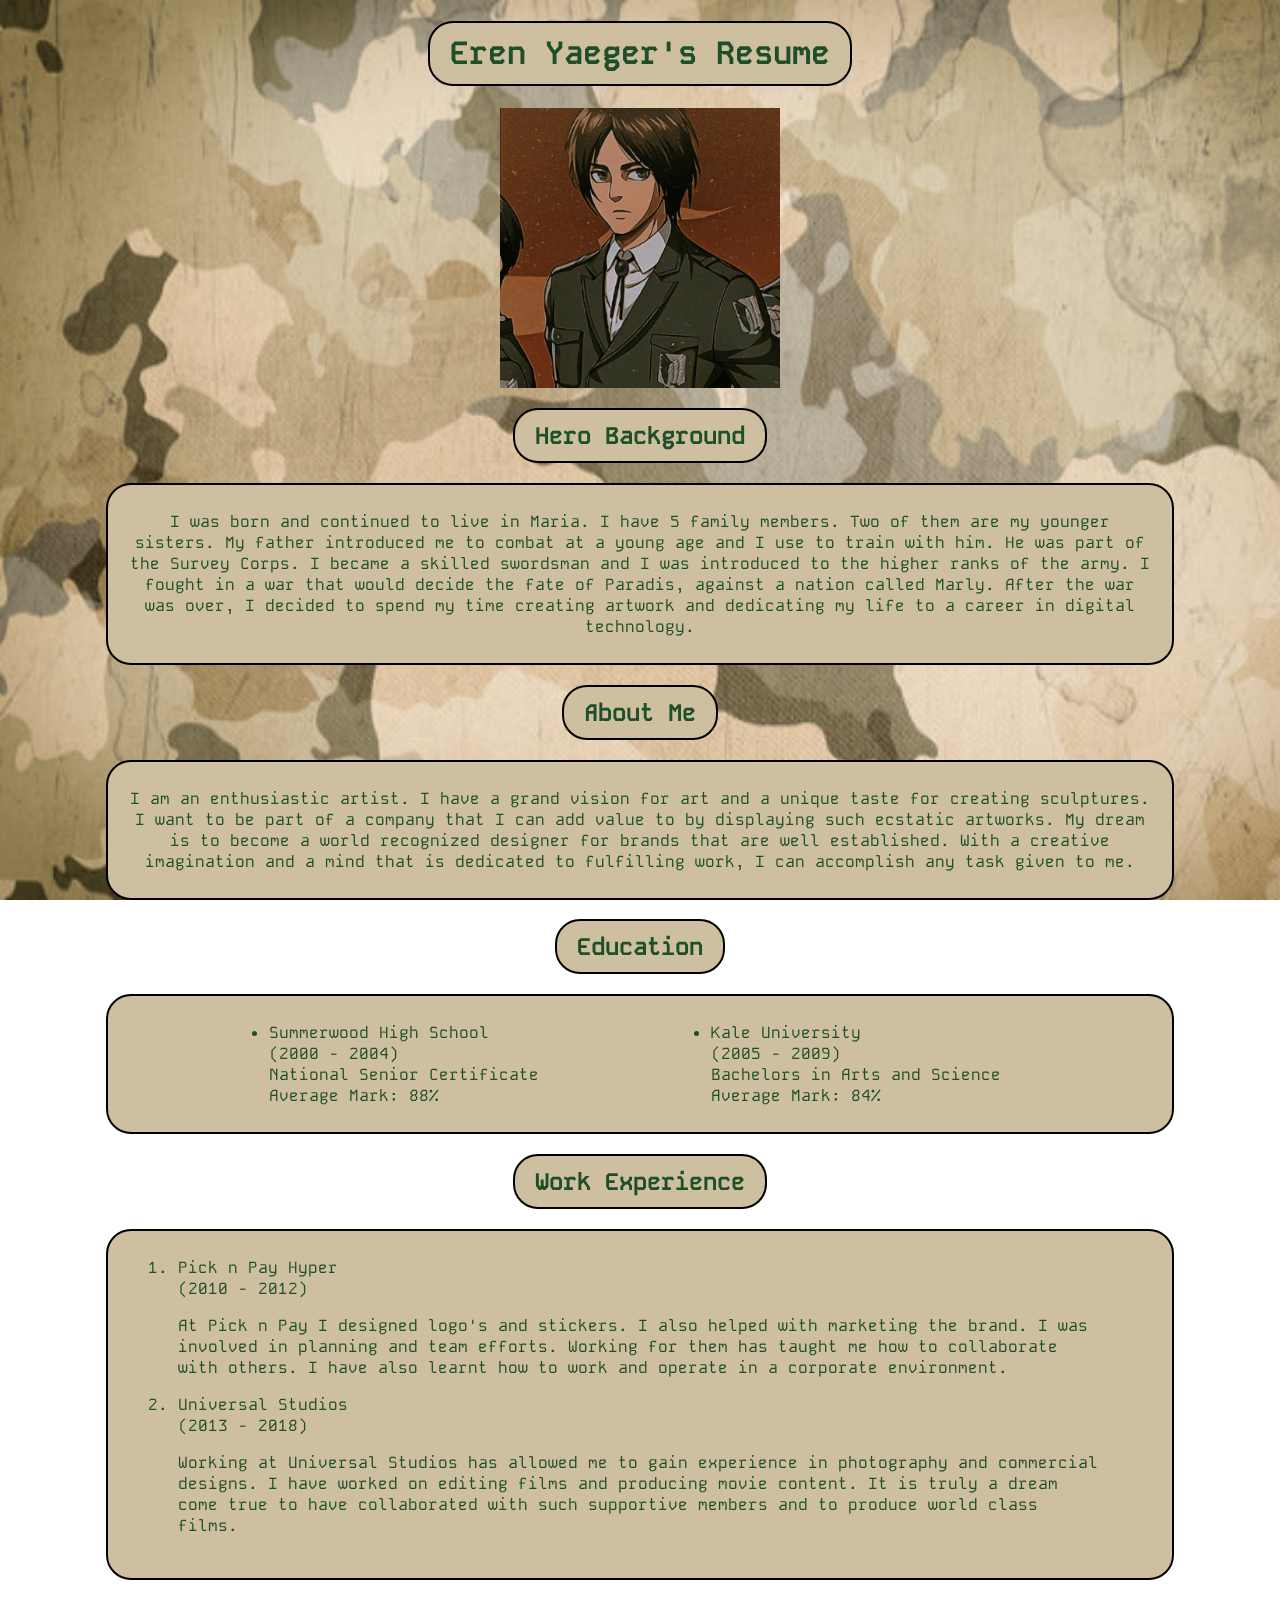
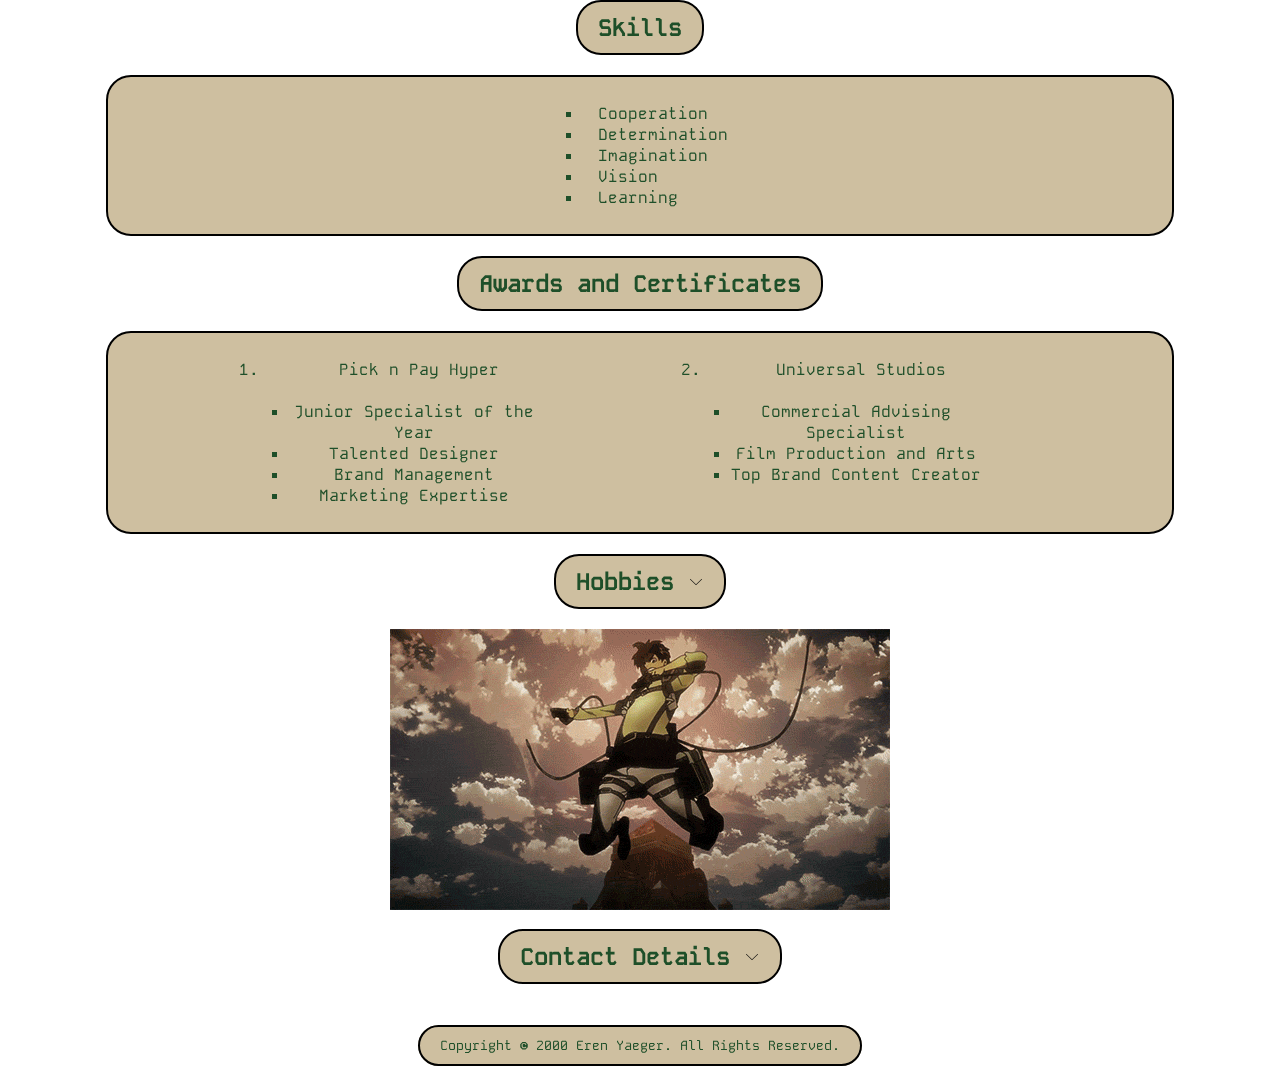
<file: index.html>
<!DOCTYPE html>
<html lang="en">
  <head>
    <meta charset="UTF-8" />
    <meta name="viewport" content="width=device-width, initial-scale=1" />
    <title>My Resume</title>
    <link rel="stylesheet" href="./style.css" />
    <link rel="preconnect" href="https://fonts.googleapis.com" />
    <link rel="preconnect" href="https://fonts.gstatic.com" crossorigin />
    <link
      href="https://fonts.googleapis.com/css2?family=Kode+Mono:wght@400..700&display=swap"
      rel="stylesheet"
    />
  </head>
  <img
    id="Background"
    src="./Assets/Background.jpg"
    alt="Background"
    style="position: fixed; z-index: -1; width: 100vw; height: 100vh"
  />
  <body>
    <h1>Eren Yaeger's Resume</h1>
    <img
      src="./Assets/Eren in uniform.jpg"
      style="width: 100%; height: auto; max-width: 280px; min-width: 150px"
      alt="Eren in Uniform"
    />
    <h2>Hero Background</h2>
    <div>
      <p id="Hero Background">
        I was born and continued to live in Maria. I have 5 family members. Two
        of them are my younger sisters. My father introduced me to combat at a
        young age and I use to train with him. He was part of the Survey Corps.
        I became a skilled swordsman and I was introduced to the higher ranks of
        the army. I fought in a war that would decide the fate of Paradis,
        against a nation called Marly. After the war was over, I decided to
        spend my time creating artwork and dedicating my life to a career in
        digital technology.
      </p>
    </div>
    <h2>About Me</h2>
    <div>
      <p id="About Me">
        I am an enthusiastic artist. I have a grand vision for art and a unique
        taste for creating sculptures. I want to be part of a company that I can
        add value to by displaying such ecstatic artworks. My dream is to become
        a world recognized designer for brands that are well established. With a
        creative imagination and a mind that is dedicated to fulfilling work, I
        can accomplish any task given to me.
      </p>
    </div>
    <h2>Education</h2>
    <div>
      <ul class="Education">
        <li>
          Summerwood High School <br />
          (2000 - 2004) <br />
          National Senior Certificate <br />
          Average Mark: 88%
        </li>
        <li>
          Kale University <br />
          (2005 - 2009) <br />
          Bachelors in Arts and Science <br />
          Average Mark: 84%
        </li>
      </ul>
    </div>
    <h2>Work Experience</h2>
    <div>
      <ol class="Work">
        <li>
          Pick n Pay Hyper <br />
          (2010 - 2012) <br />
          <p>
            At Pick n Pay I designed logo's and stickers. I also helped with
            marketing the brand. I was involved in planning and team efforts.
            Working for them has taught me how to collaborate with others. I
            have also learnt how to work and operate in a corporate environment.
          </p>
        </li>
        <li>
          Universal Studios <br />
          (2013 - 2018) <br />
          <p>
            Working at Universal Studios has allowed me to gain experience in
            photography and commercial designs. I have worked on editing films
            and producing movie content. It is truly a dream come true to have
            collaborated with such supportive members and to produce world class
            films.
          </p>
        </li>
      </ol>
    </div>
    <h2>Skills</h2>
    <div>
      <ul class="Skills">
        <li>Cooperation</li>
        <li>Determination</li>
        <li>Imagination</li>
        <li>Vision</li>
        <li>Learning</li>
      </ul>
    </div>
    <h2>Awards and Certificates</h2>
    <div>
      <ol class="Awards">
        <li class="Field">
          Pick n Pay Hyper
          <br />
          <br />
          <ul>
            <li>Junior Specialist of the Year</li>
            <li>Talented Designer</li>
            <li>Brand Management</li>
            <li>Marketing Expertise</li>
          </ul>
        </li>
        <li class="Field">
          Universal Studios
          <br />
          <br />
          <ul>
            <li>Commercial Advising Specialist</li>
            <li>Film Production and Arts</li>
            <li>Top Brand Content Creator</li>
          </ul>
        </li>
      </ol>
    </div>
    <h2 class="Hobbies">
      <a href="./Views/hobbies.html" alt="Click for Hobbies"
        >Hobbies <img src="./Assets/down-arrow.png"
      /></a>
    </h2>
    <img
      src="./Assets/Eren Transforming.gif"
      style="width: 100%; height: auto; max-width: 500px; min-width: 200px"
      alt="Eren Transforming"
    />
    <h2 class="Contact">
      <a href="./Views/contact.html" alt="Click for Contact Details"
        >Contact Details <img src="./Assets/down-arrow.png" />
      </a>
    </h2>
  </body>

  <footer>
    <small> Copyright © 2000 Eren Yaeger. All Rights Reserved. </small>
  </footer>
</html>
</file>
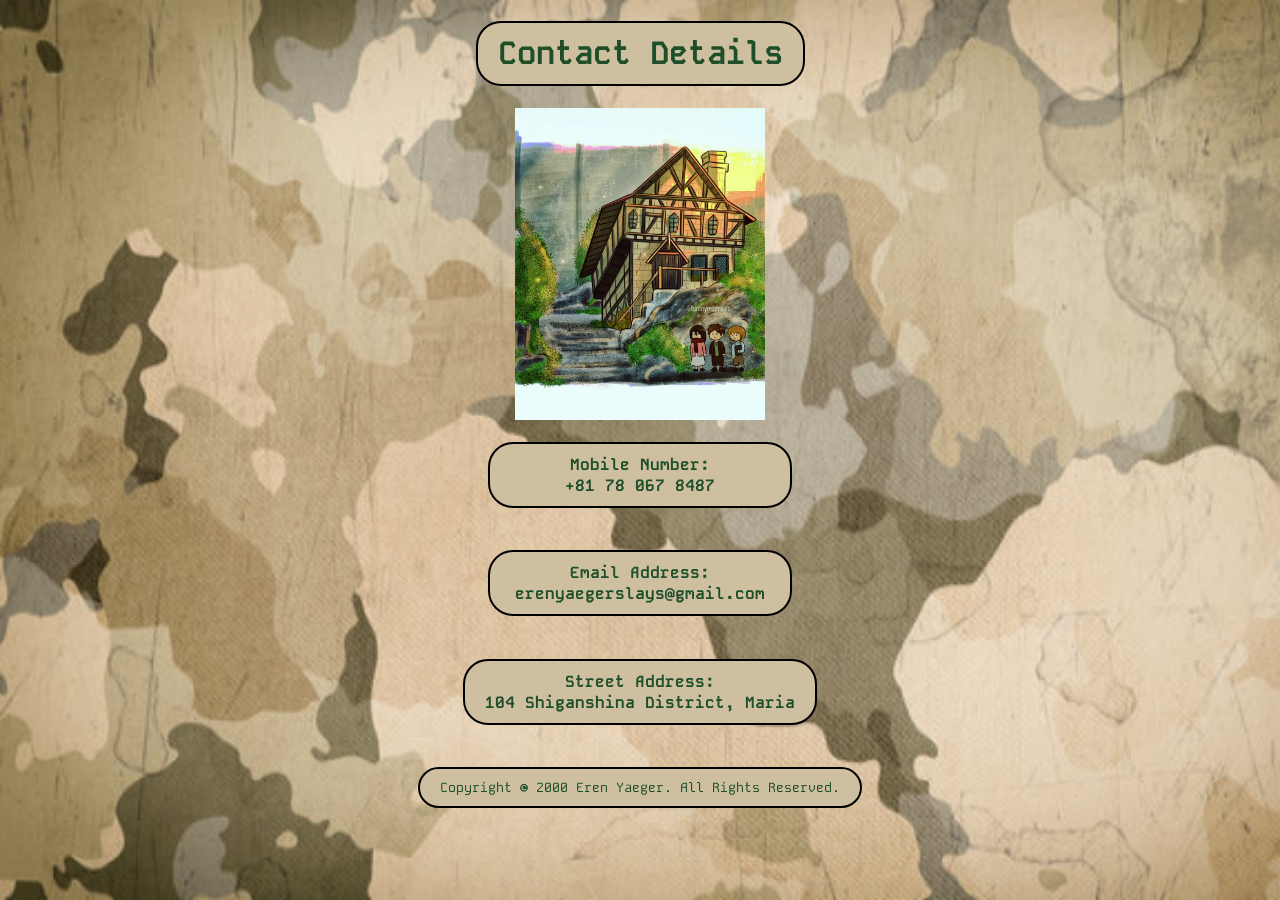
<file: Views/contact.html>
<!DOCTYPE html>
<html lang="en">
  <head>
    <meta charset="UTF-8" />
    <meta name="viewport" content="width=device-width, initial-scale=1" />
    <title>Contact</title>
    <link rel="preconnect" href="https://fonts.googleapis.com" />
    <link rel="preconnect" href="https://fonts.gstatic.com" crossorigin />
    <link
      href="https://fonts.googleapis.com/css2?family=Kode+Mono:wght@400..700&display=swap"
      rel="stylesheet"
    />
    <style>
      body {
        display: flex;
        flex: 1 1 0;
        flex-direction: column;
        align-items: center;
        text-align: center;
        margin: 0px;
        min-width: 280px;
        font-family: "Kode Mono", monospace;
        font-optical-sizing: auto;
        font-weight: 400;
        font-style: normal;
      }

      h1 {
        display: flex;
        flex-direction: column;
        background-color: rgb(206, 191, 160);
        color: rgb(30, 79, 41);
        padding: 10px;
        padding-left: 20px;
        padding-right: 20px;
        border-radius: 25px;
        border: 2px solid black;
      }

      h4 {
        background-color: rgb(206, 191, 160);
        color: rgb(30, 79, 41);
        padding: 10px;
        width: auto;
        height: auto;
        min-width: 260px;
        max-width: 322px;
        padding-left: 20px;
        padding-right: 20px;
        border-radius: 25px;
        border: 2px solid black;
      }

      small {
        background-color: rgb(206, 191, 160);
        color: rgb(30, 79, 41);
        padding: 10px;
        padding-left: 20px;
        padding-right: 20px;
        border-radius: 25px;
        border: 2px solid black;
      }

      footer {
        margin-top: 30px;
        margin-bottom: 30px;
      }

      @media screen and (max-width: 480px) {
        small {
          font-size: 10px;
        }
      }

      @media screen and (max-width: 370px) {
        small {
          font-size: 7px;
        }
      }
    </style>
  </head>

  <body>
    <img
      id="Background"
      src="../Assets/Background.jpg"
      alt="Background"
      style="position: fixed; z-index: -1; height: 100vh; width: 100vw"
    />
    <h1>Contact Details</h1>
    <img
      src="../Assets/Eren's house.jpg"
      style="width: 100%; height: auto; max-width: 250px; min-width: 150px"
      alt="Eren's house"
    />
    <h4>
      Mobile Number: <br />
      +81 78 067 8487
    </h4>
    <h4>
      Email Address: <br />
      erenyaegerslays@gmail.com
    </h4>
    <h4>
      Street Address: <br />
      104 Shiganshina District, Maria
    </h4>
  </body>

  <footer>
    <small> Copyright © 2000 Eren Yaeger. All Rights Reserved. </small>
  </footer>
</html>
</file>
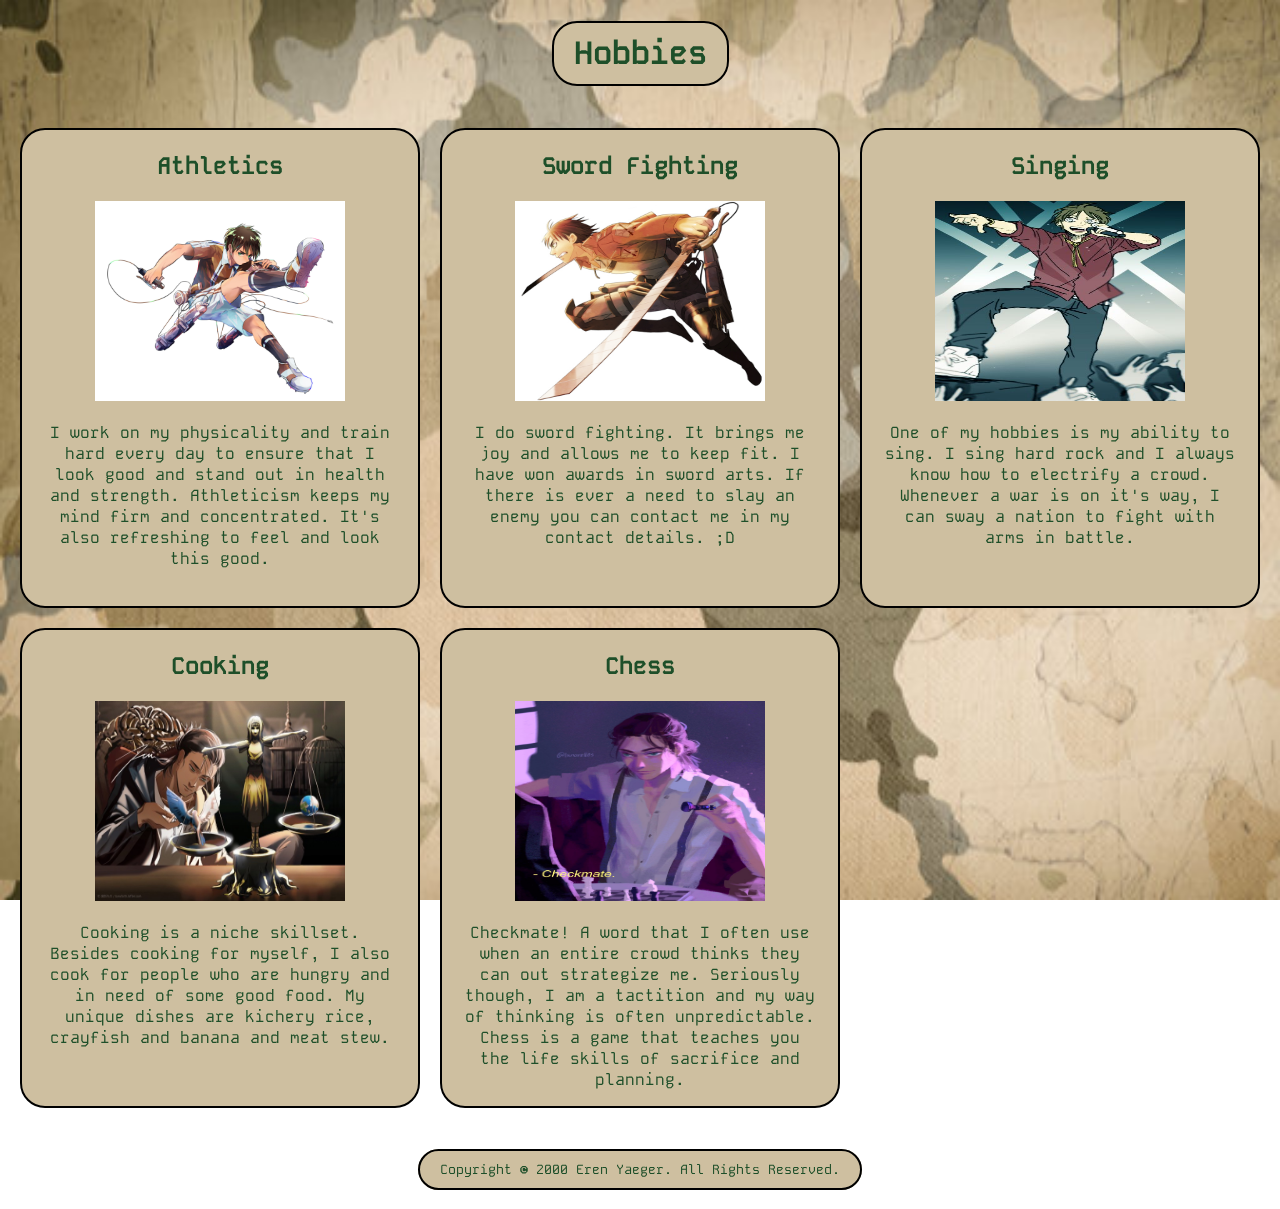
<file: Views/hobbies.html>
<!DOCTYPE html>
<html lang="en">
  <head>
    <meta charset="UTF-8" />
    <meta name="viewport" content="width=device-width, initial-scale=1" />
    <title>Hobbies</title>
    <link rel="preconnect" href="https://fonts.googleapis.com" />
    <link rel="preconnect" href="https://fonts.gstatic.com" crossorigin />
    <link
      href="https://fonts.googleapis.com/css2?family=Kode+Mono:wght@400..700&display=swap"
      rel="stylesheet"
    />
    <style>
      body {
        display: flex;
        flex: 1 1 0;
        flex-direction: column;
        align-items: center;
        text-align: center;
        margin: 0px;
        min-width: 280px;
        font-family: "Kode Mono", monospace;
        font-optical-sizing: auto;
        font-weight: 400;
        font-style: normal;
      }

      h1 {
        display: flex;
        flex-direction: column;
        background-color: rgb(206, 191, 160);
        color: rgb(30, 79, 41);
        padding: 10px;
        padding-left: 20px;
        padding-right: 20px;
        border-radius: 25px;
        border: 2px solid black;
      }

      .Hobbies {
        display: grid;
        padding-left: 0px;
        grid-template-rows: 1fr 1fr;
        grid-template-columns: 1fr 1fr 1fr;
        gap: 20px;
        margin: 20px;
      }

      .Hobbies li {
        background-color: rgb(206, 191, 160);
        color: rgb(30, 79, 41);
        list-style-type: none;
        border-radius: 25px;
        border: 2px solid black;
      }

      .Hobbies p {
        margin-left: 20px;
        margin-right: 20px;
      }

      .Hobbies img {
        width: 100%;
        height: auto;
        max-width: 250px;
        min-width: 150px;
      }

      small {
        background-color: rgb(206, 191, 160);
        color: rgb(30, 79, 41);
        padding: 10px;
        padding-left: 20px;
        padding-right: 20px;
        border-radius: 25px;
        border: 2px solid black;
      }

      footer {
        margin-top: 30px;
        margin-bottom: 30px;
      }

      @media screen and (max-width: 600px) {
        .Hobbies {
          display: flex;
          flex-direction: column;
        }
      }

      @media screen and (max-width: 480px) {
        small {
          font-size: 10px;
        }
      }

      @media screen and (max-width: 370px) {
        small {
          font-size: 7px;
        }
      }
    </style>
  </head>

  <body>
    <img
      id="Background"
      src="../Assets/Background.jpg"
      alt="Background"
      style="position: fixed; z-index: -1; height: 100vh; width: 100vw"
    />
    <h1>Hobbies</h1>
    <ul class="Hobbies">
      <li>
        <h2>Athletics</h2>
        <img
          src="../Assets/Eren being Athletic.jpg"
          style="height: 200px"
          alt="Athletic Eren"
        />
        <p>
          I work on my physicality and train hard every day to ensure that I
          look good and stand out in health and strength. Athleticism keeps my
          mind firm and concentrated. It's also refreshing to feel and look this
          good.
        </p>
      </li>
      <li>
        <h2>Sword Fighting</h2>
        <img
          src="../Assets/Eren Sword Fighting.jpg"
          style="height: 200px"
          alt="Sword Fighting Eren"
        />
        <p>
          I do sword fighting. It brings me joy and allows me to keep fit. I
          have won awards in sword arts. If there is ever a need to slay an
          enemy you can contact me in my contact details. ;D
        </p>
      </li>
      <li>
        <h2>Singing</h2>
        <img
          src="../Assets/Eren Singing.jpg"
          style="height: 200px"
          alt="Eren Singing"
        />
        <p>
          One of my hobbies is my ability to sing. I sing hard rock and I always
          know how to electrify a crowd. Whenever a war is on it's way, I can
          sway a nation to fight with arms in battle.
        </p>
      </li>
      <li>
        <h2>Cooking</h2>
        <img
          src="../Assets/Eren Cooking.jpg"
          style="height: 200px"
          alt="Eren Cooking"
        />
        <p>
          Cooking is a niche skillset. Besides cooking for myself, I also cook
          for people who are hungry and in need of some good food. My unique
          dishes are kichery rice, crayfish and banana and meat stew.
        </p>
      </li>
      <li>
        <h2>Chess</h2>
        <img
          src="../Assets/Eren Playing Chess.jpg"
          style="height: 200px"
          alt="Eren playing Chess"
        />
        <p>
          Checkmate! A word that I often use when an entire crowd thinks they
          can out strategize me. Seriously though, I am a tactition and my way
          of thinking is often unpredictable. Chess is a game that teaches you
          the life skills of sacrifice and planning.
        </p>
      </li>
    </ul>
  </body>

  <footer>
    <small> Copyright © 2000 Eren Yaeger. All Rights Reserved. </small>
  </footer>
</html>
</file>
<file: style.css>
body {
  display: flex;
  flex-direction: column;
  align-items: center;
  text-align: center;
  margin: 0px;
  min-width: 280px;
  font-family: "Kode Mono", monospace;
  font-optical-sizing: auto;
  font-weight: 400;
  font-style: normal;
}

h1,
h2,
h3,
h4,
div,
small {
  background-color: rgb(206, 191, 160);
  color: rgb(30, 79, 41);
  padding: 10px;
  padding-left: 20px;
  padding-right: 20px;
  border-radius: 25px;
  border: 2px solid black;
}

div {
  display: flex;
  flex-direction: row;
  flex: 1 1 minmax(250px, 1000px);
  width: 80%;
  margin-right: 30px;
  margin-left: 30px;
}

.Work,
.Skills {
  flex: 1 1 0;
  padding-left: 0px;
  display: flex;
  width: 100%;
  flex-direction: column;
  align-items: center;
}

.Education {
  flex: 1 1 0;
  padding-left: 0px;
  display: flex;
  flex-direction: row;
  justify-content: space-evenly;
}

.Education li {
  width: 300px;
  text-align: left;
}

.Work li {
  min-width: 200px;
  text-align: left;
  margin-left: 50px;
  margin-right: 50px;
}

.Skills li {
  width: 100px;
  text-align: left;
  padding-left: 15px;
  list-style-type: square;
}

.Awards {
  flex: 1 1 0;
  padding-left: 0px;
  display: flex;
  width: 100%;
  flex-direction: row;
  justify-content: space-evenly;
}

.Awards .Field {
  width: 300px;
}

.Awards .Field ul {
  padding-left: 20px;
}

.Awards .Field ul li {
  width: 250px;
  list-style-type: square;
}

a {
  text-decoration: none;
  color: rgb(30, 79, 41);
}

.Hobbies img,
.Contact img {
  height: 1rem;
}

a:hover {
  color: rgb(255, 255, 255);
}

footer {
    margin-bottom: 30px;
    margin-top: 30px;
}

@media screen and (max-width: 875px) {
  body {
    font-size: 12px;
  }

  .Education {
    padding-left: 30px;
  }

  .Awards {
    padding-left: 30px;
  }
}

@media screen and (max-width: 690px) {
  .Awards {
    flex-direction: column;
    align-items: center;
    gap: 30px;
  }

  .Awards .Field {
    flex-direction: row;
    max-width: 200px;
  }

  .Awards .Field ul {
    padding-left: 20px;
  }

  .Awards .Field ul li {
    text-align: left;
  }
  .Education {
    flex: 1 1 0;
    padding-left: 0px;
    display: flex;
    flex-direction: column;
    align-items: center;
  }

  .Education li {
    width: 200px;
    text-align: left;
  }
}

@media screen and (max-width: 360px) {
  .Education {
    padding-left: 0px;
  }

  .Awards {
    padding-left: 0px;
  }
  small {
    font-size: 7px;
  }
}
</file>
